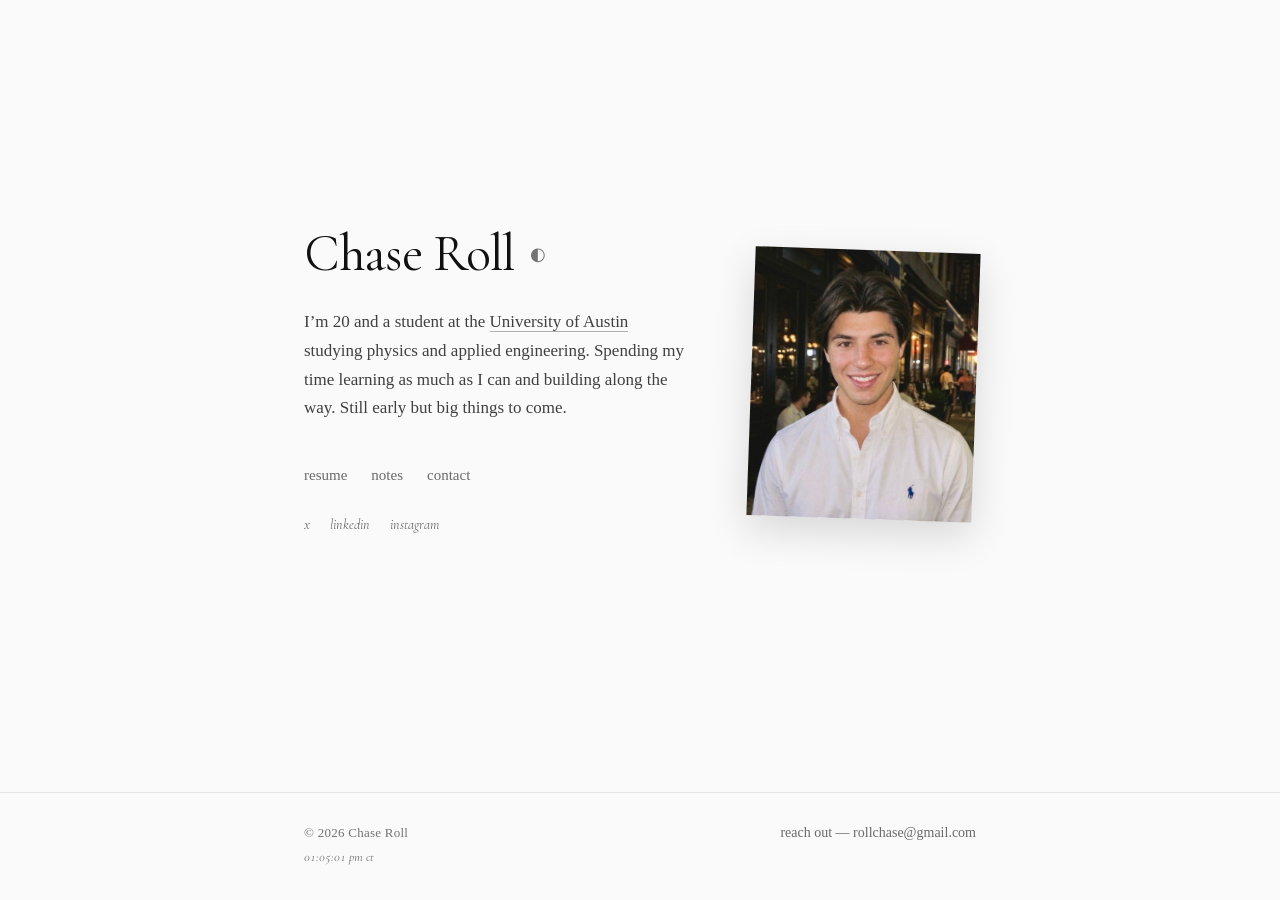
<file: index.html>
<!doctype html>
<html lang="en">
<head>
  <meta charset="utf-8" />
  <meta name="viewport" content="width=device-width, initial-scale=1" />
  <title>Chase Roll</title>
  <meta name="description" content="Chase Roll — 20, student at the University of Austin studying physics and applied engineering. Learning as much as I can and building along the way." />
  <meta name="author" content="Chase Roll" />
  <meta name="color-scheme" content="light dark" />

  <meta property="og:type" content="website" />
  <meta property="og:url" content="https://chaseroll.com/" />
  <meta property="og:title" content="Chase Roll" />
  <meta property="og:description" content="20, student at the University of Austin studying physics and applied engineering. Learning as much as I can and building along the way." />
  <meta property="og:image" content="https://chaseroll.com/og-image.png" />
  <meta property="og:image:width" content="1200" />
  <meta property="og:image:height" content="630" />
  <meta property="og:image:alt" content="Chase Roll — 20, student at the University of Austin" />

  <meta name="twitter:card" content="summary_large_image" />
  <meta name="twitter:title" content="Chase Roll" />
  <meta name="twitter:description" content="20, student at the University of Austin studying physics and applied engineering. Learning as much as I can and building along the way." />
  <meta name="twitter:image" content="https://chaseroll.com/og-image.png" />

  <meta name="theme-color" content="#fafafa" media="(prefers-color-scheme: light)" />
  <meta name="theme-color" content="#0a0a0a" media="(prefers-color-scheme: dark)" />

  <link rel="icon" type="image/svg+xml" href="/favicon.svg" />
  <link rel="apple-touch-icon" href="/apple-touch-icon.png" />
  <link rel="canonical" href="https://chaseroll.com/" />
  <link rel="preload" href="/fonts/cormorant.woff2" as="font" type="font/woff2" crossorigin />
  <link rel="preload" href="/fonts/cormorant-italic.woff2" as="font" type="font/woff2" crossorigin />
  <script>(function(){var t=null;try{t=localStorage.getItem('chaseroll-theme')}catch(e){}if(t!=='dark'&&t!=='light')t=window.matchMedia&&matchMedia('(prefers-color-scheme: dark)').matches?'dark':'light';if(t==='dark')document.documentElement.setAttribute('data-theme','dark');document.documentElement.style.colorScheme=t})();</script>
  <style>html{background:#fafafa}html[data-theme="dark"]{background:#0a0a0a}</style>
  <link rel="stylesheet" href="/styles.css?v=47" />
  <script src="/theme.js?v=47" defer></script>
  <script type="application/ld+json">
  {
    "@context": "https://schema.org",
    "@type": "Person",
    "name": "Chase Roll",
    "url": "https://chaseroll.com/",
    "image": "https://chaseroll.com/portrait.jpg",
    "jobTitle": "Founder",
    "address": {
      "@type": "PostalAddress",
      "addressLocality": "Austin",
      "addressRegion": "TX",
      "addressCountry": "US"
    },
    "affiliation": {
      "@type": "CollegeOrUniversity",
      "name": "University of Austin",
      "url": "https://uaustin.org"
    },
    "email": "mailto:rollchase@gmail.com",
    "sameAs": [
      "https://x.com/thechaseroll",
      "https://linkedin.com/in/chaseroll",
      "https://instagram.com/thechaseroll"
    ]
  }
  </script>
  <script type="speculationrules">
  {
    "prefetch": [{ "where": { "href_matches": "/*" }, "eagerness": "moderate" }]
  }
  </script>
</head>
<body>

  <main class="home-main">
    <div class="home-cover">
      <img class="home-portrait" src="/portrait.jpg?v=10" alt="Chase Roll" width="450" height="537" fetchpriority="high" />
      <div class="home-cover-text">
      <div class="home-name-row">
        <h1 class="home-name">Chase Roll</h1>
        <button type="button" class="theme-toggle" aria-label="Toggle color theme" title="Toggle color theme">◐</button>
      </div>
      <p class="home-bio">I&rsquo;m 20 and a student at the <a href="https://uaustin.org">University of Austin</a> studying physics and applied engineering. Spending my time learning as much as I can and building along the way. Still early but big things to come.</p>
      <nav class="home-nav" aria-label="site">
        <a href="/resume/">resume</a>
        <a href="/notes/">notes</a>
        <a href="/contact/">contact</a>
      </nav>
      <nav class="home-socials" aria-label="social">
        <a href="https://x.com/thechaseroll">x</a>
        <a href="https://linkedin.com/in/chaseroll">linkedin</a>
        <a href="https://instagram.com/thechaseroll">instagram</a>
      </nav>
      </div>
    </div>
  </main>

  <footer class="site-footer">
    <div class="site-footer-inner">
      <div class="footer-left">
        <p class="copyright">&copy; 2026 Chase Roll</p>
        <p class="clock" aria-hidden="true"></p>
      </div>
      <p class="reach"><a href="mailto:rollchase@gmail.com">reach out &mdash; rollchase@gmail.com</a></p>
    </div>
  </footer>

</body>
</html>
</file>
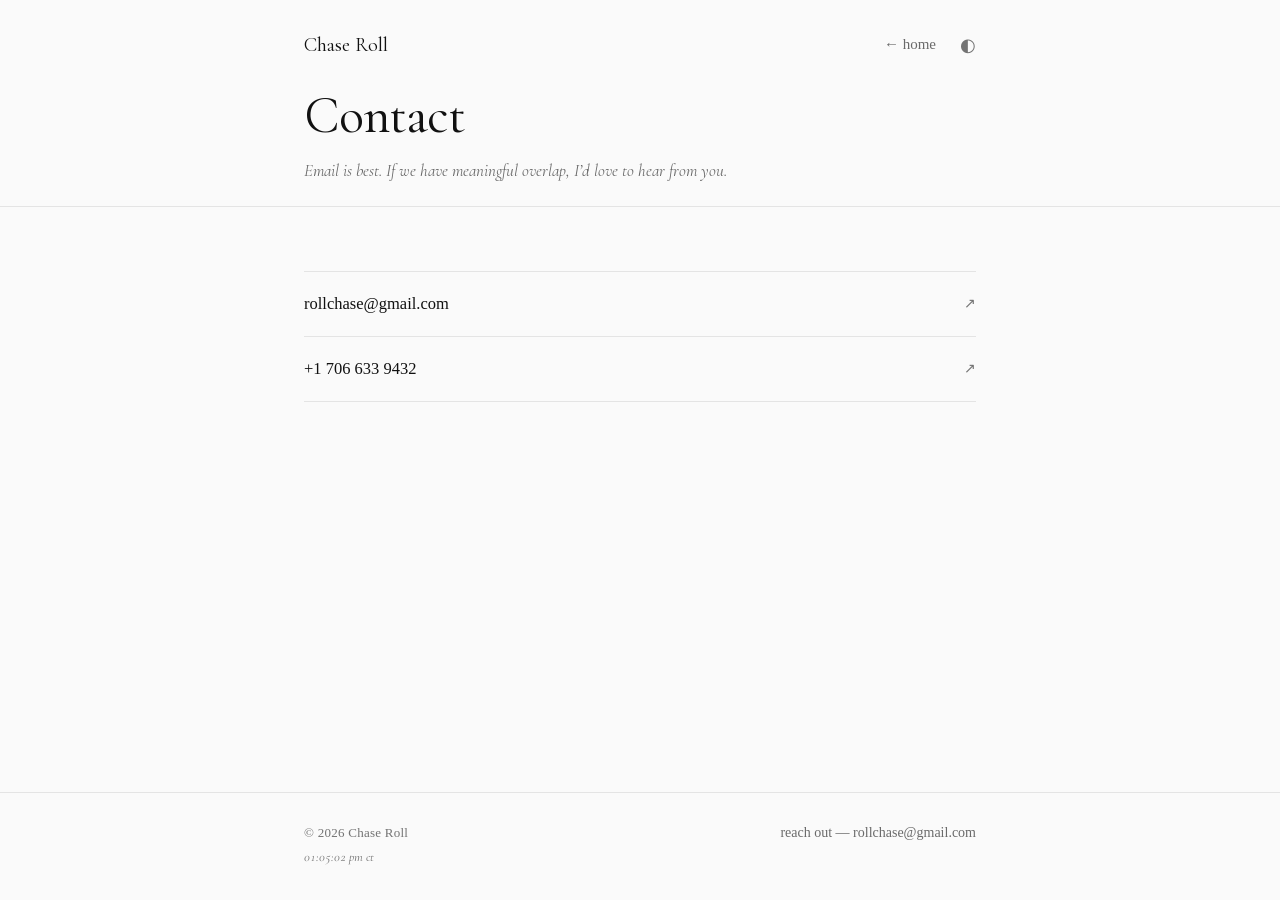
<file: contact/index.html>
<!doctype html>
<html lang="en">
<head>
  <meta charset="utf-8" />
  <meta name="viewport" content="width=device-width, initial-scale=1" />
  <title>Contact — Chase Roll</title>
  <meta name="description" content="Email and phone for Chase Roll." />
  <meta name="author" content="Chase Roll" />
  <meta name="color-scheme" content="light dark" />

  <meta property="og:type" content="website" />
  <meta property="og:url" content="https://chaseroll.com/contact/" />
  <meta property="og:title" content="Contact — Chase Roll" />
  <meta property="og:description" content="Email and phone for Chase Roll." />
  <meta property="og:image" content="https://chaseroll.com/og-image.png" />
  <meta property="og:image:width" content="1200" />
  <meta property="og:image:height" content="630" />
  <meta property="og:image:alt" content="Chase Roll — 20, student at the University of Austin" />

  <meta name="twitter:card" content="summary_large_image" />
  <meta name="twitter:title" content="Contact — Chase Roll" />
  <meta name="twitter:description" content="Email and phone for Chase Roll." />
  <meta name="twitter:image" content="https://chaseroll.com/og-image.png" />

  <meta name="theme-color" content="#fafafa" media="(prefers-color-scheme: light)" />
  <meta name="theme-color" content="#0a0a0a" media="(prefers-color-scheme: dark)" />

  <link rel="icon" type="image/svg+xml" href="/favicon.svg" />
  <link rel="apple-touch-icon" href="/apple-touch-icon.png" />
  <link rel="canonical" href="https://chaseroll.com/contact/" />
  <link rel="preload" href="/fonts/cormorant.woff2" as="font" type="font/woff2" crossorigin />
  <link rel="preload" href="/fonts/cormorant-italic.woff2" as="font" type="font/woff2" crossorigin />
  <script>(function(){var t=null;try{t=localStorage.getItem('chaseroll-theme')}catch(e){}if(t!=='dark'&&t!=='light')t=window.matchMedia&&matchMedia('(prefers-color-scheme: dark)').matches?'dark':'light';if(t==='dark')document.documentElement.setAttribute('data-theme','dark');document.documentElement.style.colorScheme=t})();</script>
  <style>html{background:#fafafa}html[data-theme="dark"]{background:#0a0a0a}</style>
  <link rel="stylesheet" href="/styles.css?v=47" />
  <script src="/theme.js?v=47" defer></script>
  <script type="speculationrules">
  {
    "prefetch": [{ "where": { "href_matches": "/*" }, "eagerness": "moderate" }]
  }
  </script>
</head>
<body>

  <header class="masthead">
    <div class="masthead-inner">
      <a href="/" class="brand">Chase Roll</a>
      <nav aria-label="site">
        <a href="/">&larr; home</a>
        <button type="button" class="theme-toggle" aria-label="Toggle color theme" title="Toggle color theme">◐</button>
      </nav>
    </div>
  </header>

  <main>

  <section class="folio">
    <div class="folio-inner">
      <h1 class="folio-title">Contact</h1>
      <p class="folio-sub">Email is best. If we have meaningful overlap, I&rsquo;d love to hear from you.</p>
    </div>
  </section>

  <div class="article-band">
    <div class="band-inner">
      <div class="contact-methods">
        <a class="contact-link" href="mailto:rollchase@gmail.com">
          <span class="value">rollchase@gmail.com</span>
          <span class="arrow" aria-hidden="true">&#8599;</span>
        </a>
        <a class="contact-link" href="tel:+17066339432">
          <span class="value">+1 706 633 9432</span>
          <span class="arrow" aria-hidden="true">&#8599;</span>
        </a>
      </div>
    </div>
  </div>

  </main>

  <footer class="site-footer">
    <div class="site-footer-inner">
      <div class="footer-left">
        <p class="copyright"><a href="/">&copy; 2026 Chase Roll</a></p>
        <p class="clock" aria-hidden="true"></p>
      </div>
      <p class="reach"><a href="mailto:rollchase@gmail.com">reach out &mdash; rollchase@gmail.com</a></p>
    </div>
  </footer>

</body>
</html>
</file>
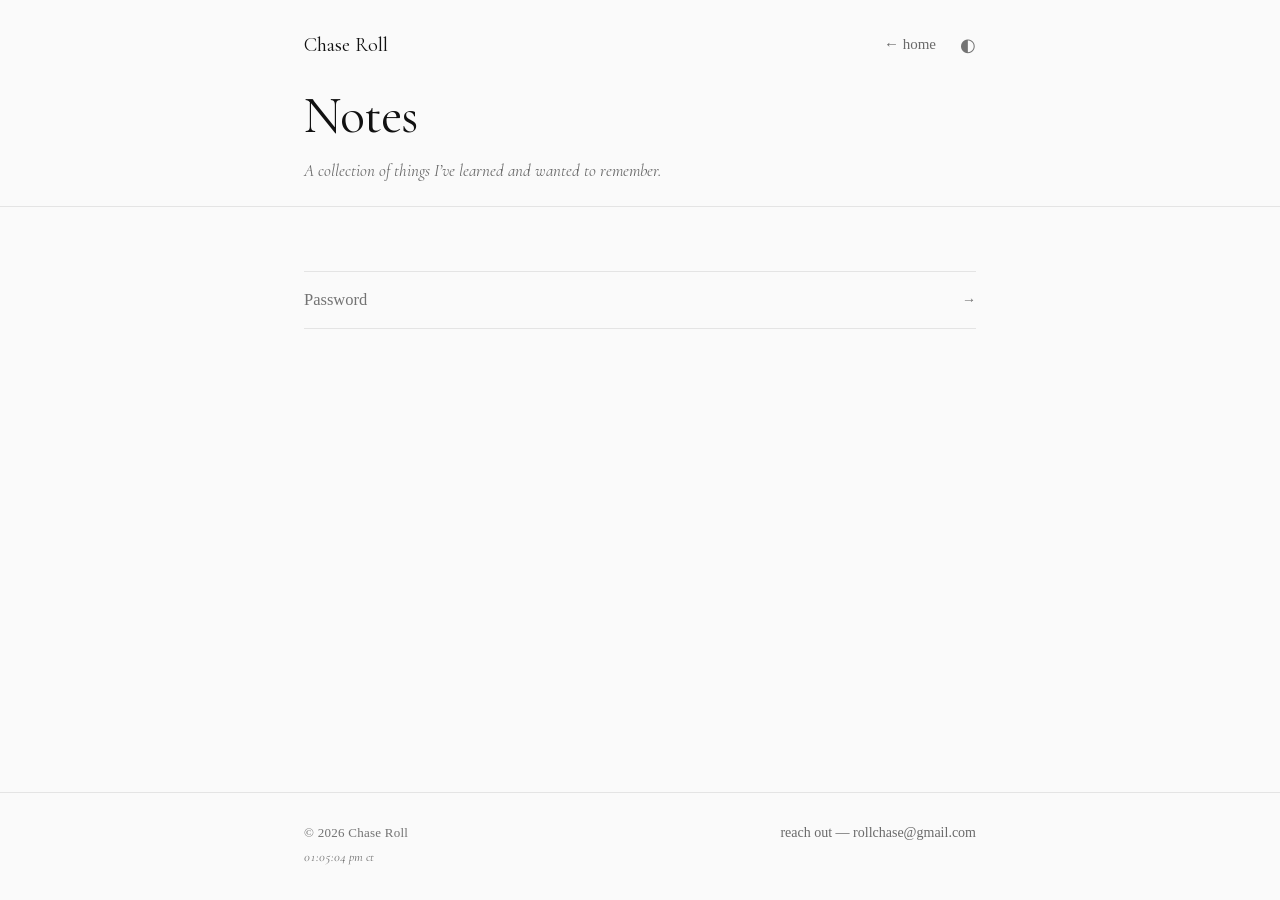
<file: notes/index.html>
<!doctype html>
<html lang="en">
<head>
  <meta charset="utf-8" />
  <meta name="viewport" content="width=device-width, initial-scale=1" />
  <title>Notes — Chase Roll</title>
  <meta name="description" content="A collection of things I've learned and wanted to remember — by Chase Roll." />
  <meta name="author" content="Chase Roll" />
  <meta name="color-scheme" content="light dark" />
  <meta name="robots" content="noindex" />

  <meta property="og:type" content="website" />
  <meta property="og:url" content="https://chaseroll.com/notes/" />
  <meta property="og:title" content="Notes — Chase Roll" />
  <meta property="og:description" content="A collection of things I've learned and wanted to remember." />
  <meta property="og:image" content="https://chaseroll.com/og-image.png" />
  <meta property="og:image:width" content="1200" />
  <meta property="og:image:height" content="630" />
  <meta property="og:image:alt" content="Chase Roll — 20, student at the University of Austin" />

  <meta name="twitter:card" content="summary_large_image" />
  <meta name="twitter:title" content="Notes — Chase Roll" />
  <meta name="twitter:description" content="A collection of things I've learned and wanted to remember." />
  <meta name="twitter:image" content="https://chaseroll.com/og-image.png" />

  <meta name="theme-color" content="#fafafa" media="(prefers-color-scheme: light)" />
  <meta name="theme-color" content="#0a0a0a" media="(prefers-color-scheme: dark)" />

  <link rel="icon" type="image/svg+xml" href="/favicon.svg" />
  <link rel="apple-touch-icon" href="/apple-touch-icon.png" />
  <link rel="canonical" href="https://chaseroll.com/notes/" />
  <link rel="preload" href="/fonts/cormorant.woff2" as="font" type="font/woff2" crossorigin />
  <link rel="preload" href="/fonts/cormorant-italic.woff2" as="font" type="font/woff2" crossorigin />
  <script>(function(){var t=null;try{t=localStorage.getItem('chaseroll-theme')}catch(e){}if(t!=='dark'&&t!=='light')t=window.matchMedia&&matchMedia('(prefers-color-scheme: dark)').matches?'dark':'light';if(t==='dark')document.documentElement.setAttribute('data-theme','dark');document.documentElement.style.colorScheme=t})();</script>
  <script>(function(){try{if(localStorage.getItem('chaseroll-notes')!=='61f5e53847298f22168f1966996cd0939683ce2bd69abda73c9e2f8d3e5895af')document.documentElement.setAttribute('data-locked','')}catch(e){document.documentElement.setAttribute('data-locked','')}})();</script>
  <style>html{background:#fafafa}html[data-theme="dark"]{background:#0a0a0a}</style>
  <link rel="stylesheet" href="/styles.css?v=47" />
  <script src="/theme.js?v=47" defer></script>
  <script type="speculationrules">
  {
    "prefetch": [{ "where": { "href_matches": "/*" }, "eagerness": "moderate" }]
  }
  </script>
</head>
<body>

  <header class="masthead">
    <div class="masthead-inner">
      <a href="/" class="brand">Chase Roll</a>
      <nav aria-label="site">
        <a href="/">&larr; home</a>
        <button type="button" class="theme-toggle" aria-label="Toggle color theme" title="Toggle color theme">◐</button>
      </nav>
    </div>
  </header>

  <main>

  <section class="folio">
    <div class="folio-inner">
      <h1 class="folio-title">Notes</h1>
      <p class="folio-sub">A collection of things I&rsquo;ve learned and wanted to remember.</p>
    </div>
  </section>

  <div class="article-band">
    <div class="band-inner">

      <form class="gate" autocomplete="off">
        <div class="gate-row">
          <input class="gate-input" type="password" name="password" placeholder="Password" aria-label="Password" aria-describedby="gate-err" />
          <button class="gate-go" type="submit" aria-label="Unlock">&rarr;</button>
        </div>
        <p class="gate-err" id="gate-err" role="alert" hidden>That&rsquo;s not it.</p>
      </form>

        <div class="year-group">
          <h2 class="notes-year">2026</h2>
          <div class="notes-list">
            <a href="/notes/by-invitation-only/">By Invitation Only</a>
            <a href="/notes/hello-world/">Hello, world</a>
          </div>
        </div>

    </div>
  </div>

  </main>

  <footer class="site-footer">
    <div class="site-footer-inner">
      <div class="footer-left">
        <p class="copyright"><a href="/">&copy; 2026 Chase Roll</a></p>
        <p class="clock" aria-hidden="true"></p>
      </div>
      <p class="reach"><a href="mailto:rollchase@gmail.com">reach out &mdash; rollchase@gmail.com</a></p>
    </div>
  </footer>


  <script>
  (function () {
    var form = document.querySelector('.gate');
    if (!form) return;
    form.addEventListener('submit', function (e) {
      e.preventDefault();
      var v = form.password.value;
      if (!v || !window.crypto || !crypto.subtle) return;
      crypto.subtle.digest('SHA-256', new TextEncoder().encode(v)).then(function (buf) {
        var hex = Array.prototype.map.call(new Uint8Array(buf), function (b) { return b.toString(16).padStart(2, '0'); }).join('');
        if (hex === '61f5e53847298f22168f1966996cd0939683ce2bd69abda73c9e2f8d3e5895af') {
          try { localStorage.setItem('chaseroll-notes', hex); } catch (err) {}
          document.documentElement.removeAttribute('data-locked');
          var first = document.querySelector('.notes-list a');
          if (first) first.focus(); /* land keyboard/SR focus on the revealed list */
        } else {
          form.querySelector('.gate-err').hidden = false;
          form.password.value = '';
          form.password.focus();
        }
      });
    });
  })();
  </script>
</body>
</html>
</file>
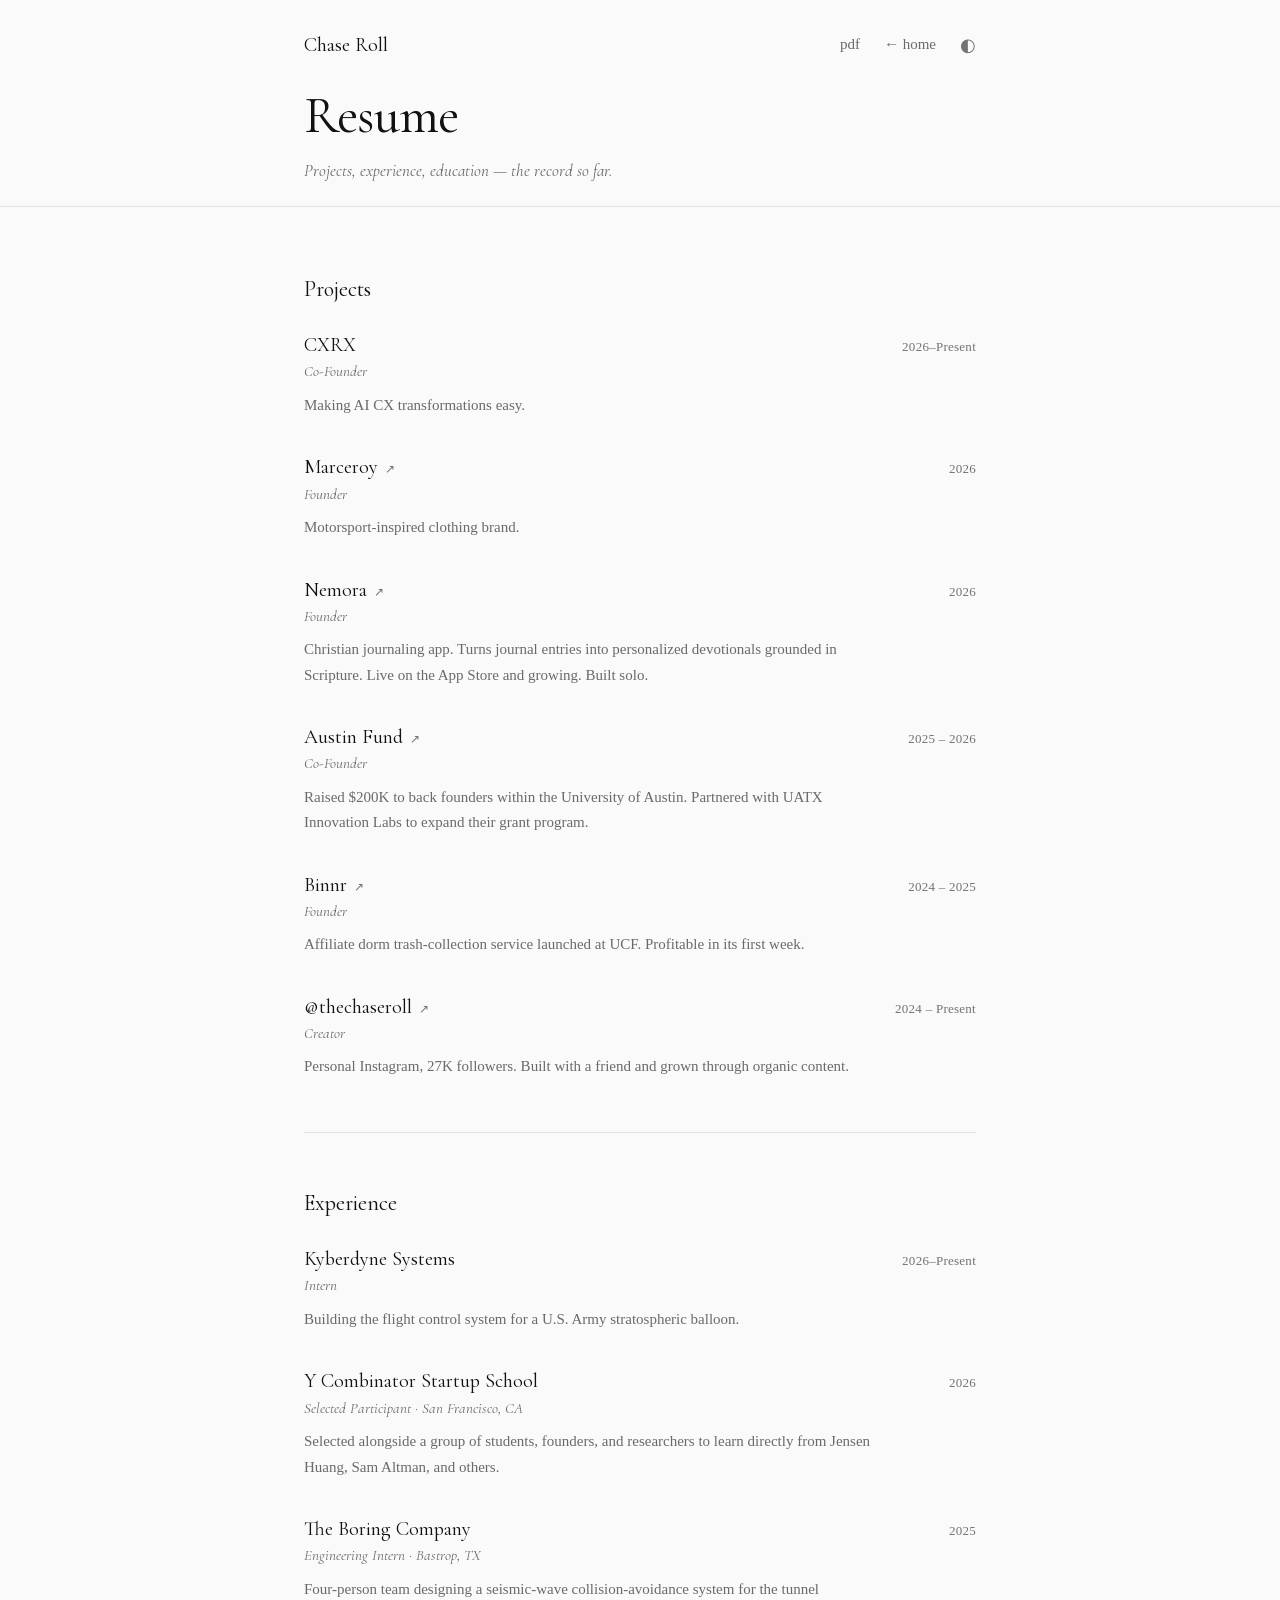
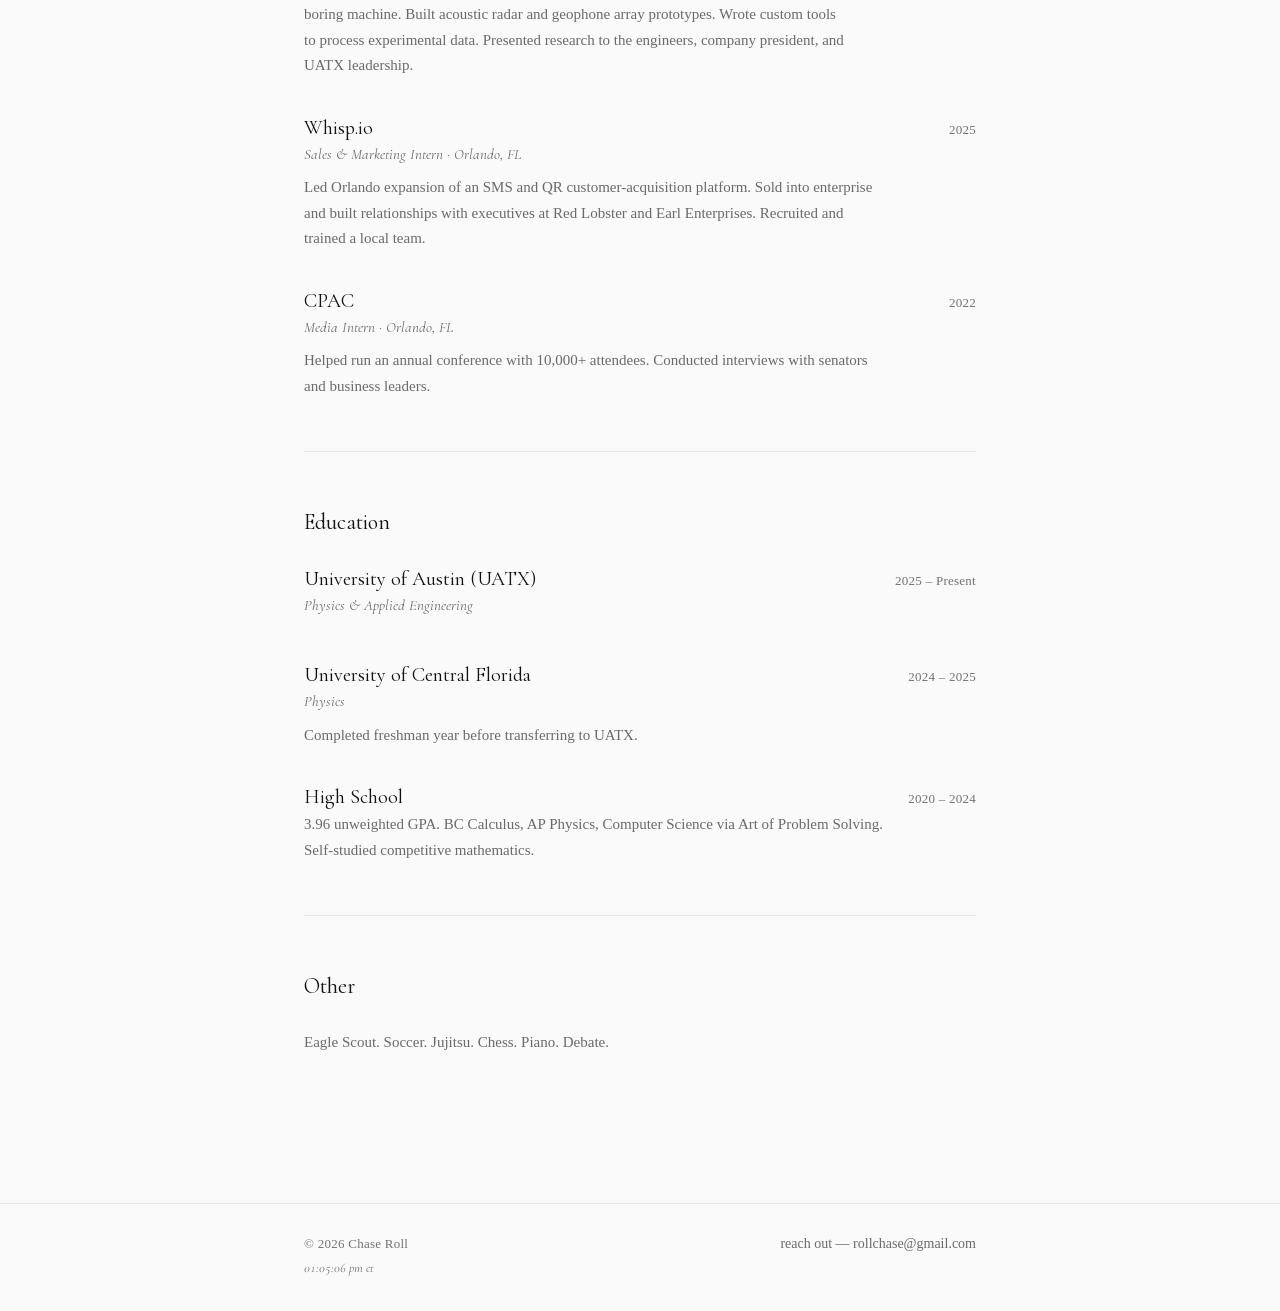
<file: resume/index.html>
<!doctype html>
<html lang="en">
<head>
  <meta charset="utf-8" />
  <meta name="viewport" content="width=device-width, initial-scale=1" />
  <title>Resume — Chase Roll</title>
  <meta name="description" content="Chase Roll's resume — projects, experience, education. Founder of Nemora and the Austin Fund." />
  <meta name="author" content="Chase Roll" />
  <meta name="color-scheme" content="light dark" />

  <meta property="og:type" content="website" />
  <meta property="og:url" content="https://chaseroll.com/resume/" />
  <meta property="og:title" content="Resume — Chase Roll" />
  <meta property="og:description" content="Projects, experience, education. Founder of Nemora and the Austin Fund." />
  <meta property="og:image" content="https://chaseroll.com/og-image.png" />
  <meta property="og:image:width" content="1200" />
  <meta property="og:image:height" content="630" />
  <meta property="og:image:alt" content="Chase Roll — 20, student at the University of Austin" />

  <meta name="twitter:card" content="summary_large_image" />
  <meta name="twitter:title" content="Resume — Chase Roll" />
  <meta name="twitter:description" content="Projects, experience, education. Founder of Nemora and the Austin Fund." />
  <meta name="twitter:image" content="https://chaseroll.com/og-image.png" />

  <meta name="theme-color" content="#fafafa" media="(prefers-color-scheme: light)" />
  <meta name="theme-color" content="#0a0a0a" media="(prefers-color-scheme: dark)" />

  <link rel="icon" type="image/svg+xml" href="/favicon.svg" />
  <link rel="apple-touch-icon" href="/apple-touch-icon.png" />
  <link rel="canonical" href="https://chaseroll.com/resume/" />
  <link rel="preload" href="/fonts/cormorant.woff2" as="font" type="font/woff2" crossorigin />
  <link rel="preload" href="/fonts/cormorant-italic.woff2" as="font" type="font/woff2" crossorigin />
  <script>(function(){var t=null;try{t=localStorage.getItem('chaseroll-theme')}catch(e){}if(t!=='dark'&&t!=='light')t=window.matchMedia&&matchMedia('(prefers-color-scheme: dark)').matches?'dark':'light';if(t==='dark')document.documentElement.setAttribute('data-theme','dark');document.documentElement.style.colorScheme=t})();</script>
  <style>html{background:#fafafa}html[data-theme="dark"]{background:#0a0a0a}</style>
  <link rel="stylesheet" href="/styles.css?v=47" />
  <script src="/theme.js?v=47" defer></script>
  <script type="speculationrules">
  {
    "prefetch": [{ "where": { "href_matches": "/*" }, "eagerness": "moderate" }]
  }
  </script>
</head>
<body class="resume">

  <header class="masthead">
    <div class="masthead-inner">
      <a href="/" class="brand">Chase Roll</a>
      <nav aria-label="site">
        <button type="button" class="text" onclick="window.print()" aria-label="Download resume as PDF">pdf</button>
        <a href="/">&larr; home</a>
        <button type="button" class="theme-toggle" aria-label="Toggle color theme" title="Toggle color theme">◐</button>
      </nav>
    </div>
  </header>

  <div class="print-only print-head">
    <p class="print-name">Chase Roll</p>
    <p class="print-contact"><a href="mailto:rollchase@gmail.com">rollchase@gmail.com</a> &middot; <a href="tel:+17066339432">+1 706 633 9432</a> &middot; <a href="https://chaseroll.com">chaseroll.com</a></p>
  </div>

  <main>

  <section class="folio">
    <div class="folio-inner">
      <h1 class="folio-title">Resume</h1>
      <p class="folio-sub">Projects, experience, education &mdash; the record so far.</p>
    </div>
  </section>

  <div class="article-band">
    <div class="band-inner">

    <section class="group">
      <h2>Projects</h2>

      <div class="entries">

        <article class="entry">
          <div class="head">
            <h3>CXRX</h3>
            <span class="dates">2026&ndash;Present</span>
          </div>
          <p class="role">Co-Founder</p>
          <p class="desc">Making AI CX transformations easy.</p>
        </article>

        <article class="entry" id="marceroy">
          <div class="head">
            <h3><a href="https://marceroy.com/">Marceroy <span class="ext" aria-hidden="true">&nearr;</span></a></h3>
            <span class="dates">2026</span>
          </div>
          <p class="role">Founder</p>
          <p class="desc">Motorsport-inspired clothing brand.</p>
        </article>

        <article class="entry">
          <div class="head">
            <h3><a href="https://nemora.app">Nemora <span class="ext" aria-hidden="true">&nearr;</span></a></h3>
            <span class="dates">2026</span>
          </div>
          <p class="role">Founder</p>
          <p class="desc">Christian journaling app. Turns journal entries into personalized devotionals grounded in Scripture. Live on the App Store and growing. Built solo.</p>
        </article>

        <article class="entry">
          <div class="head">
            <h3><a href="https://uaustin.fund">Austin Fund <span class="ext" aria-hidden="true">&nearr;</span></a></h3>
            <span class="dates">2025 &ndash; 2026</span>
          </div>
          <p class="role">Co-Founder</p>
          <p class="desc">Raised $200K to back founders within the University of Austin. Partnered with UATX Innovation Labs to expand their grant program.</p>
        </article>

        <article class="entry">
          <div class="head">
            <h3><a href="https://binnr.com">Binnr <span class="ext" aria-hidden="true">&nearr;</span></a></h3>
            <span class="dates">2024 &ndash; 2025</span>
          </div>
          <p class="role">Founder</p>
          <p class="desc">Affiliate dorm trash-collection service launched at UCF. Profitable in its first week.</p>
        </article>

        <article class="entry">
          <div class="head">
            <h3><a href="https://instagram.com/thechaseroll">@thechaseroll <span class="ext" aria-hidden="true">&nearr;</span></a></h3>
            <span class="dates">2024 &ndash; Present</span>
          </div>
          <p class="role">Creator</p>
          <p class="desc">Personal Instagram, 27K followers. Built with a friend and grown through organic content.</p>
        </article>

      </div>
    </section>

    <section class="group">
      <h2>Experience</h2>

      <div class="entries">

        <article class="entry" id="kyberdyne">
          <div class="head">
            <h3>Kyberdyne Systems</h3>
            <span class="dates">2026&ndash;Present</span>
          </div>
          <p class="role">Intern</p>
          <p class="desc">Building the flight control system for a U.S. Army stratospheric balloon.</p>
        </article>

        <article class="entry">
          <div class="head">
            <h3>Y Combinator Startup School</h3>
            <span class="dates">2026</span>
          </div>
          <p class="role">Selected Participant &middot; San Francisco, CA</p>
          <p class="desc">Selected alongside a group of students, founders, and researchers to learn directly from Jensen Huang, Sam Altman, and others.</p>
        </article>

        <article class="entry">
          <div class="head">
            <h3>The Boring Company</h3>
            <span class="dates">2025</span>
          </div>
          <p class="role">Engineering Intern &middot; Bastrop, TX</p>
          <p class="desc">Four-person team designing a seismic-wave collision-avoidance system for the tunnel boring machine. Built acoustic radar and geophone array prototypes. Wrote custom tools to process experimental data. Presented research to the engineers, company president, and UATX leadership.</p>
        </article>

        <article class="entry">
          <div class="head">
            <h3>Whisp.io</h3>
            <span class="dates">2025</span>
          </div>
          <p class="role">Sales &amp; Marketing Intern &middot; Orlando, FL</p>
          <p class="desc">Led Orlando expansion of an SMS and QR customer-acquisition platform. Sold into enterprise and built relationships with executives at Red Lobster and Earl Enterprises. Recruited and trained a local team.</p>
        </article>

        <article class="entry">
          <div class="head">
            <h3>CPAC</h3>
            <span class="dates">2022</span>
          </div>
          <p class="role">Media Intern &middot; Orlando, FL</p>
          <p class="desc">Helped run an annual conference with 10,000+ attendees. Conducted interviews with senators and business leaders.</p>
        </article>

      </div>
    </section>

    <section class="group">
      <h2>Education</h2>

      <div class="entries">

        <article class="entry">
          <div class="head">
            <h3>University of Austin (UATX)</h3>
            <span class="dates">2025 &ndash; Present</span>
          </div>
          <p class="role">Physics &amp; Applied Engineering</p>
        </article>

        <article class="entry">
          <div class="head">
            <h3>University of Central Florida</h3>
            <span class="dates">2024 &ndash; 2025</span>
          </div>
          <p class="role">Physics</p>
          <p class="desc">Completed freshman year before transferring to UATX.</p>
        </article>

        <article class="entry">
          <div class="head">
            <h3>High School</h3>
            <span class="dates">2020 &ndash; 2024</span>
          </div>
          <p class="desc">3.96 unweighted GPA. BC Calculus, AP Physics, Computer Science via Art of Problem Solving. Self-studied competitive mathematics.</p>
        </article>

      </div>
    </section>

    <section class="group">
      <h2>Other</h2>
      <p class="other-line">Eagle Scout. Soccer. Jujitsu. Chess. Piano. Debate.</p>
    </section>

    </div>
  </div>

  </main>

  <footer class="site-footer">
    <div class="site-footer-inner">
      <div class="footer-left">
        <p class="copyright"><a href="/">&copy; 2026 Chase Roll</a></p>
        <p class="clock" aria-hidden="true"></p>
      </div>
      <p class="reach"><a href="mailto:rollchase@gmail.com">reach out &mdash; rollchase@gmail.com</a></p>
    </div>
  </footer>

</body>
</html>
</file>
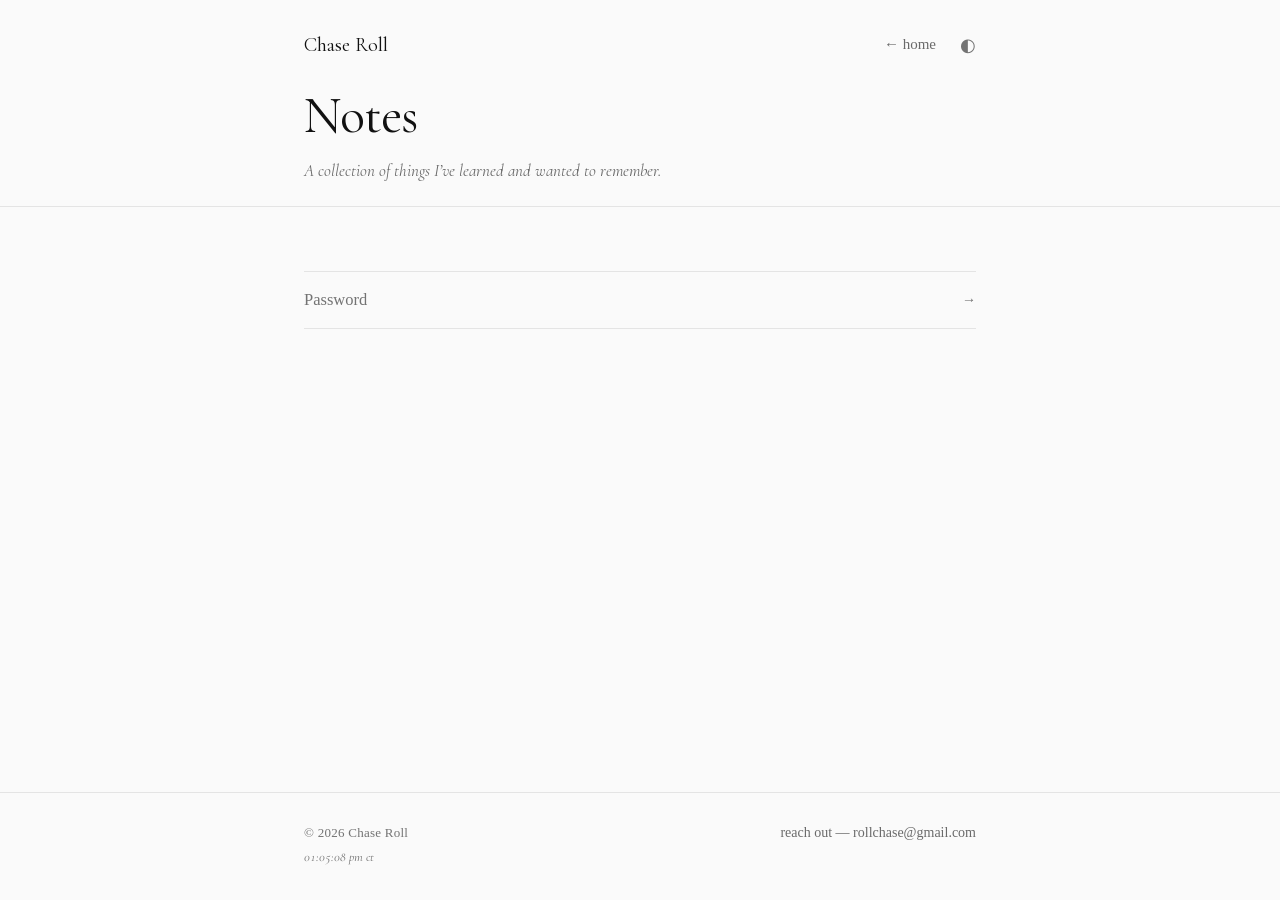
<file: notes/by-invitation-only/index.html>
<!doctype html>
<html lang="en">
<head>
  <meta charset="utf-8" />
  <meta name="viewport" content="width=device-width, initial-scale=1" />
  <title>By Invitation Only — Chase Roll</title>
  <meta name="description" content="Rooms, doors, and the quiet list every good team keeps — a full-length essay in the house style." />
  <meta name="author" content="Chase Roll" />
  <meta name="color-scheme" content="light dark" />
  <meta name="robots" content="noindex" />
  <!-- Design-verification fixture: the structure, components, and metrics of this
       page mirror ethanyip.vercel.app/essays/byinvitationonly one-for-one so the
       two can be compared side by side. The prose itself is original stand-in
       text written to the same rhythm and paragraph lengths. -->

  <meta property="og:type" content="article" />
  <meta property="og:url" content="https://chaseroll.com/notes/by-invitation-only/" />
  <meta property="og:title" content="By Invitation Only — Chase Roll" />
  <meta property="og:description" content="Rooms, doors, and the quiet list every good team keeps." />
  <meta property="og:image" content="https://chaseroll.com/notes/by-invitation-only/sf-marin-headlands.jpg" />
  <meta property="og:image:width" content="1600" />
  <meta property="og:image:height" content="937" />
  <meta property="og:image:alt" content="San Francisco from the Marin Headlands" />

  <meta name="twitter:card" content="summary_large_image" />
  <meta name="twitter:title" content="By Invitation Only — Chase Roll" />
  <meta name="twitter:description" content="Rooms, doors, and the quiet list every good team keeps." />
  <meta name="twitter:image" content="https://chaseroll.com/notes/by-invitation-only/sf-marin-headlands.jpg" />

  <meta name="theme-color" content="#fafafa" media="(prefers-color-scheme: light)" />
  <meta name="theme-color" content="#0a0a0a" media="(prefers-color-scheme: dark)" />

  <link rel="icon" type="image/svg+xml" href="/favicon.svg" />
  <link rel="apple-touch-icon" href="/apple-touch-icon.png" />
  <link rel="canonical" href="https://chaseroll.com/notes/by-invitation-only/" />
  <link rel="preload" href="/fonts/cormorant.woff2" as="font" type="font/woff2" crossorigin />
  <link rel="preload" href="/fonts/cormorant-italic.woff2" as="font" type="font/woff2" crossorigin />

  <script>(function(){var t=null;try{t=localStorage.getItem('chaseroll-theme')}catch(e){}if(t!=='dark'&&t!=='light')t=window.matchMedia&&matchMedia('(prefers-color-scheme: dark)').matches?'dark':'light';if(t==='dark')document.documentElement.setAttribute('data-theme','dark');document.documentElement.style.colorScheme=t})();</script>
  <script>(function(){try{if(localStorage.getItem('chaseroll-notes')==='61f5e53847298f22168f1966996cd0939683ce2bd69abda73c9e2f8d3e5895af')return}catch(e){}location.replace('/notes/')})();</script>
  <style>html{background:#fafafa}html[data-theme="dark"]{background:#0a0a0a}</style>
  <link rel="stylesheet" href="/styles.css?v=47" />
  <script src="/theme.js?v=47" defer></script>
  <script type="speculationrules">
  {
    "prefetch": [{ "where": { "href_matches": "/*" }, "eagerness": "moderate" }]
  }
  </script>
</head>
<body class="essay">

  <header class="masthead">
    <div class="masthead-inner">
      <a href="/" class="brand">Chase Roll</a>
      <nav aria-label="site">
        <a href="/notes/">&larr; notes</a>
        <button type="button" class="theme-toggle" aria-label="Toggle color theme" title="Toggle color theme">◐</button>
      </nav>
    </div>
  </header>

  <main>

  <article>
    <header class="folio">
      <div class="folio-inner">
        <h1 class="folio-title">By Invitation Only</h1>
        <p class="folio-date">July 18, 2026</p>
      </div>
    </header>

    <div class="article-band">
      <div class="band-inner">
        <div class="prose">

          <p>Every accelerator deck and every careers page tells the same story: the door is open, the process is blind, the best application wins. We have built an entire industry liturgy around the idea that great teams are assembled in public, one fair submission at a time. That is the story, and nearly everyone repeats it.</p>

          <p>And yet every durable team I have studied was assembled the other way. Quiet lists, warm handoffs, and a founder deciding &mdash; deliberately, sometimes ruthlessly &mdash; who gets to stand near the thing while it is still fragile. The door was never open. There was always a list. The only question is whether anyone was honest about keeping it.</p>

          <p>This essay is about the door: what it actually is, and what it quietly does to everyone who walks through it. Every time I have watched someone try to rehang a broken one, the room had already been shaped.</p>

          <figure class="essay-fig essay-fig--wide">
              <div class="essay-img-wrap">
                <picture>
                  <source type="image/webp" srcset="sf-marin-headlands-800.webp 800w, sf-marin-headlands.webp 1600w" sizes="(max-width: 768px) 100vw, 768px" />
                  <img class="essay-img" src="sf-marin-headlands.jpg" alt="San Francisco from the Marin Headlands, March 2019" width="1600" height="937" loading="lazy" decoding="async" />
                </picture>
              </div>
              <figcaption>San Francisco from the Marin Headlands. The city where the guest list decides more than the market does. Photo: King of Hearts / CC BY-SA 4.0</figcaption>
          </figure>

          <div class="essay-section-head">
            <h2 class="essay-section-title">The first story is about what a door actually is.</h2>
          </div>

          <p>Hiring is usually described as a transaction. You give someone a salary; they give you their hours. The framing is tidy, it fits in a spreadsheet, and it explains almost nothing about why some rooms compound and others quietly rot from the first month onward.</p>

          <p>The best early team decisions I have watched were not transactions at all. They read more like declarations: a founder saying, in effect, this is the thing we are building, this is the standard it will be held to, and you are one of the few people I trust to hold it with me. The money was almost a footnote.</p>

          <p>This is what selective institutions are actually selling, and it is almost never the coursework. It is the sensation of walking through a door that most people were not offered, into a room where the default assumption about you is competence rather than doubt. People spend decades trading on that sensation.</p>

          <p>The same current runs through old capital, through the networks that move serious money, and through every scene that produces more than its share of great work. The door is the filter, the filter is the culture, and the culture is the product long before the product is.</p>

          <figure class="essay-fig essay-fig--wide">
            <div class="essay-img-wrap">
              <picture>
                <source type="image/webp" srcset="naval-ravikant.webp" />
                <img class="essay-img" src="naval-ravikant.jpg" alt="Naval Ravikant at Startup School 2011" width="960" height="640" loading="lazy" decoding="async" />
              </picture>
            </div>
            <figcaption>Naval Ravikant at Startup School, 2011. Photo: Steve Jurvetson / CC BY-SA 2.0</figcaption>
          </figure>

          <p>One line of Naval Ravikant&rsquo;s sits under this whole essay: &ldquo;play long-term games with long-term people.&rdquo; Good work takes years to compound. The only people still standing next to you when it finally does are the ones who came for the game itself, not for the seat.</p>

          <div class="essay-section-head">
            <h2 class="essay-section-title">The second story is about what strong hands do to a room.</h2>
          </div>

          <figure class="essay-fig essay-fig--wide">
            <div class="essay-img-wrap">
              <picture>
                <source type="image/webp" srcset="ben-horowitz.webp" />
                <img class="essay-img" src="ben-horowitz.jpg" alt="Ben Horowitz at TechCrunch Disrupt" width="960" height="720" loading="lazy" decoding="async" />
              </picture>
            </div>
            <figcaption>Ben Horowitz at TechCrunch Disrupt. Photo: TechCrunch / CC BY 2.0</figcaption>
          </figure>

          <p>Ben Horowitz, in <a href="https://a16z.com/books/the-hard-thing-about-hard-things/">The Hard Thing About Hard Things</a>, makes the argument most founders need and few want: hire for the right kind of ambition &mdash; ambition for the mission over ambition for the title &mdash; and most other criteria sort themselves out downstream.</p>

          <p>The important thing about the strongest people is not what they do in a room. It is what they do to the room.</p>

          <p>Different problems become visible. Different shortcuts start feeling unacceptable. In an intense room, the ambient definition of &ldquo;done&rdquo; moves, and it moves for everyone, including the people who never speak in meetings and the founder who thought their own bar was the ceiling.</p>

          <p>I have caught myself doing the inverse, and I think it is a general human reflex: we quietly calibrate to whoever is nearest, not to whoever is best. <a href="https://en.wikipedia.org/wiki/Asch_conformity_experiments">Asch&rsquo;s conformity experiments</a> showed it in a lab seventy years ago. You will watch it in your own team. Either the bar stays high and the room rises to it, or the bar drifts and everyone politely pretends it hasn&rsquo;t.</p>

          <p>Agency, standards, vision, taste. These are the traits that actually mark the strongest hands, and not one of them is legible on a r&eacute;sum&eacute;.</p>

          <p>Look at the density of talent inside the best labs and studios right now. That concentration did not happen through open forms and blind screens. It happened because talented people invite the people they would bet their own reputation on, and the invitation itself became the credential.</p>

          <p>A credential tells you someone performed well inside a system that already existed. Character tells you what they will do inside a system that does not exist yet &mdash; which is the only system a young company has.</p>

          <p>There is a story told about a founder who hired a candidate with a two-line r&eacute;sum&eacute; because of what she did in the ten minutes after the interview ended &mdash; the note she sent, unprompted, to the receptionist who had helped her find the right floor.</p>

          <p>He was not reading the r&eacute;sum&eacute;. He was reading the reflex.</p>

          <div class="essay-section-head">
            <h2 class="essay-section-title">The third story is about what weak hands do to a room.</h2>
          </div>

          <p>Weak hires are not simply people who underperform. That is the convenient description, and it lets everyone off the hook, because it locates the entire problem inside one person&rsquo;s output instead of inside the room&rsquo;s chemistry.</p>

          <p>Weak hands change the room exactly the way strong ones do, just with the sign flipped. Standards drift downward one unchallenged shortcut at a time. Deadlines soften. The best people notice first &mdash; they always notice first &mdash; and they start conserving the energy they used to spend freely.</p>

          <p>This is what operators mean when they say one bad apple spoils the bunch, and it is also why the phrase understates the problem: the apple does not merely spoil its neighbors, it retrains everyone&rsquo;s sense of what an acceptable apple is.</p>

          <p>The encouraging part is that the direction of influence is not fixed. A middling person in a room of strong ones very often becomes strong &mdash; the same calibration reflex, pointed the right way. Rooms convert people in whichever direction the density runs.</p>

          <p>None of this is a verdict on anyone&rsquo;s worth. Sometimes the person failing in your room is the person who would have been exceptional in a different one, invited to a different thing, by someone who meant it.</p>

          <div class="essay-section-head">
            <h2 class="essay-section-title">What the door cannot filter if it is hung wrong.</h2>
          </div>

          <p>There are only so many believers, and the hard part is not finding them. The hard part is that in an industry fluent in enthusiasm, the paid version and the real version give identical interviews. Both say the mission matters. Both mean it, for a while.</p>

          <p>Believers and hired executors are not different tiers of performance. They are people playing different games on the same field, and no amount of compensation converts one into the other, because the thing that separates them was decided before they ever met you.</p>

          <p>The motive misread is the version of this founders almost never catch in time. It does not announce itself. It accumulates &mdash; in small optimizations for optics over outcome, in energy that tracks visibility instead of difficulty &mdash; until one day the pattern is undeniable and eighteen months old.</p>

          <p>The meeting tells you what people think. The hallway tells you what they believe.</p>

          <p>The research is blunt about where this ends. <a href="https://hbr.org/2013/12/the-founders-dilemma">Noam Wasserman&rsquo;s work at Harvard found that roughly two-thirds of high-potential startups die from conflict inside the founding team.</a> Most of that is two people who accepted different invitations to the same company and discovered it years later, at the worst possible moment, with everything on the table.</p>

          <div class="essay-section-head">
            <h2 class="essay-section-title">Why does this matter to you as a builder, hire, or backer?</h2>
          </div>

          <p>Every team you admire is already, in one way or another, by invitation only. The open-process story is a comfort we tell in public while the actual filtering happens in DMs, over dinners, and in the ten seconds after someone&rsquo;s name comes up in a room they are not in.</p>

          <p>A vague invitation produces a vague team. A transactional one produces a team that renegotiates the moment the market does. A precise one &mdash; this thing, this standard, this bet &mdash; produces the only kind of team that survives contact with year three.</p>

          <p>Building anything now, I think about this more than nearly anything else. It is easy to let people in on momentum and vibes. It is brutally expensive to discover, later, what the door was actually optimizing for when you were not watching it.</p>

          <div class="essay-section-head">
            <h2 class="essay-section-title">The last story is about a team of mine, and getting this wrong.</h2>
          </div>

          <p>Two years ago I was part of a fast-moving project, split across cities, running on exactly the kind of borrowed conviction that feels like alignment when everything is going well. We never wrote the invitation down. We assumed we had all accepted the same one.</p>

          <p>The mismatch was nearly invisible at first. Nothing explicitly wrong was ever done. What changed was subtler: which problems got claimed and which got orphaned, whose weekends flexed and whose calendar was suddenly load-bearing, what got polished and what merely got shipped.</p>

          <p>What I did not expect was where the first real signal came from. It did not come from inside the team at all. It came from someone adjacent to it &mdash; a person with no stake and no politics &mdash; who described us back to ourselves in one sentence, and was right.</p>

          <p>Nothing the other person did was wrong in isolation. It was misaligned with what I thought we had agreed to build &mdash; which meant the failure was not theirs. It was in the invitation I had never actually issued.</p>

          <p>There are very few truly bad hires. There are mismatched doors, and the difference is the whole game. The wrong hire is rarely a verdict on the person. It is a mirror held up to the invitation that let them in.</p>

          <p>If the same misread keeps happening with different faces, you have not been unlucky. You have written the wrong door, and it is filtering for exactly what it was built to filter for.<br /><br />Good things take time, and Naval&rsquo;s framing keeps returning: long games, long people. Long-term people need an invitation that was never really about the role.<br /><br />The best rooms you have watched, the ones you are entering now, and the ones you will someday build are all run the same way, whether or not anyone says it out loud.<br /><br />By Invitation Only.</p>

        </div>

        <footer class="essay-footer">
          <a class="essay-footer-back" href="/notes/">&larr; all notes</a>
        </footer>
      </div>
    </div>
  </article>

  </main>

  <footer class="site-footer">
    <div class="site-footer-inner">
      <div class="footer-left">
        <p class="copyright"><a href="/">&copy; 2026 Chase Roll</a></p>
        <p class="clock" aria-hidden="true"></p>
      </div>
      <p class="reach"><a href="mailto:rollchase@gmail.com">reach out &mdash; rollchase@gmail.com</a></p>
    </div>
  </footer>

</body>
</html>
</file>
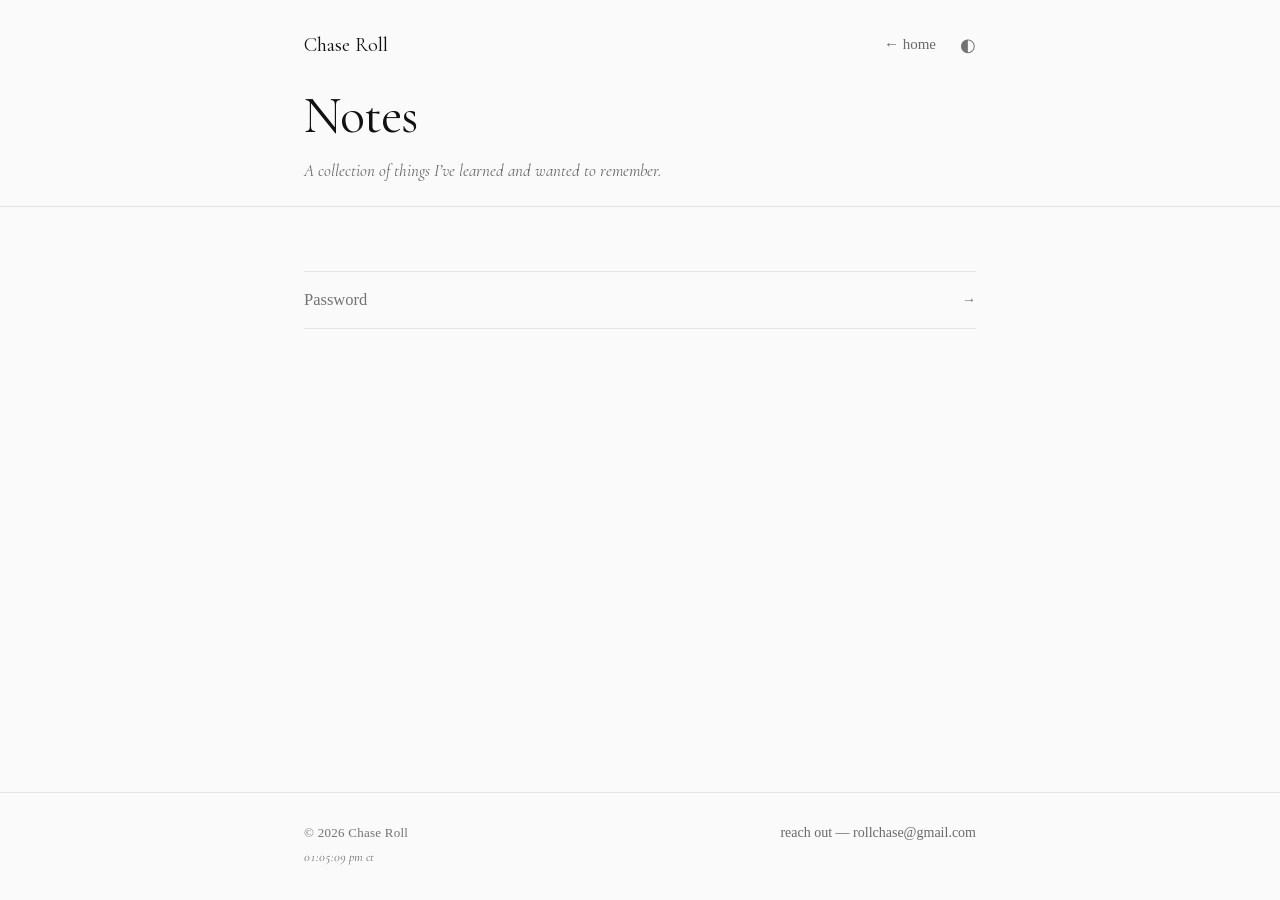
<file: notes/hello-world/index.html>
<!doctype html>
<html lang="en">
<head>
  <meta charset="utf-8" />
  <meta name="viewport" content="width=device-width, initial-scale=1" />
  <title>Hello, world — Chase Roll</title>
  <meta name="description" content="A test note — first post on the notes page." />
  <meta name="author" content="Chase Roll" />
  <meta name="color-scheme" content="light dark" />
  <meta name="robots" content="noindex" />

  <meta property="og:type" content="article" />
  <meta property="og:url" content="https://chaseroll.com/notes/hello-world/" />
  <meta property="og:title" content="Hello, world — Chase Roll" />
  <meta property="og:description" content="A test note — first post on the notes page." />
  <meta property="og:image" content="https://chaseroll.com/og-image.png" />
  <meta property="og:image:width" content="1200" />
  <meta property="og:image:height" content="630" />
  <meta property="og:image:alt" content="Chase Roll — 20, student at the University of Austin" />

  <meta name="twitter:card" content="summary_large_image" />
  <meta name="twitter:title" content="Hello, world — Chase Roll" />
  <meta name="twitter:description" content="A test note — first post on the notes page." />
  <meta name="twitter:image" content="https://chaseroll.com/og-image.png" />

  <meta name="theme-color" content="#fafafa" media="(prefers-color-scheme: light)" />
  <meta name="theme-color" content="#0a0a0a" media="(prefers-color-scheme: dark)" />

  <link rel="icon" type="image/svg+xml" href="/favicon.svg" />
  <link rel="apple-touch-icon" href="/apple-touch-icon.png" />
  <link rel="canonical" href="https://chaseroll.com/notes/hello-world/" />
  <link rel="preload" href="/fonts/cormorant.woff2" as="font" type="font/woff2" crossorigin />
  <link rel="preload" href="/fonts/cormorant-italic.woff2" as="font" type="font/woff2" crossorigin />
  <script>(function(){var t=null;try{t=localStorage.getItem('chaseroll-theme')}catch(e){}if(t!=='dark'&&t!=='light')t=window.matchMedia&&matchMedia('(prefers-color-scheme: dark)').matches?'dark':'light';if(t==='dark')document.documentElement.setAttribute('data-theme','dark');document.documentElement.style.colorScheme=t})();</script>
  <script>(function(){try{if(localStorage.getItem('chaseroll-notes')==='61f5e53847298f22168f1966996cd0939683ce2bd69abda73c9e2f8d3e5895af')return}catch(e){}location.replace('/notes/')})();</script>
  <style>html{background:#fafafa}html[data-theme="dark"]{background:#0a0a0a}</style>
  <link rel="stylesheet" href="/styles.css?v=47" />
  <script src="/theme.js?v=47" defer></script>
  <script type="speculationrules">
  {
    "prefetch": [{ "where": { "href_matches": "/*" }, "eagerness": "moderate" }]
  }
  </script>
</head>
<body class="essay">

  <header class="masthead">
    <div class="masthead-inner">
      <a href="/" class="brand">Chase Roll</a>
      <nav aria-label="site">
        <a href="/notes/">&larr; notes</a>
        <button type="button" class="theme-toggle" aria-label="Toggle color theme" title="Toggle color theme">◐</button>
      </nav>
    </div>
  </header>

  <main>

  <article>
    <header class="folio">
      <div class="folio-inner">
        <h1 class="folio-title">Hello, world</h1>
        <p class="folio-date">April 12, 2026</p>
      </div>
    </header>

    <div class="article-band">
      <div class="band-inner">
        <div class="prose">
          <p>Testing this out &mdash; here&rsquo;s <a href="https://example.com">a link</a>.</p>
        </div>
        <footer class="essay-footer">
          <a class="essay-footer-back" href="/notes/">&larr; all notes</a>
        </footer>
      </div>
    </div>
  </article>

  </main>

  <footer class="site-footer">
    <div class="site-footer-inner">
      <div class="footer-left">
        <p class="copyright"><a href="/">&copy; 2026 Chase Roll</a></p>
        <p class="clock" aria-hidden="true"></p>
      </div>
      <p class="reach"><a href="mailto:rollchase@gmail.com">reach out &mdash; rollchase@gmail.com</a></p>
    </div>
  </footer>

</body>
</html>
</file>
<file: styles.css>
/* ==========================================================================
   chaseroll.com — shared stylesheet
   The original site's quiet neutral palette and single-serif voice, with the
   editorial structure kept from the redesign (folio bands, essay template).

   Type: Cormorant Garamond (titles + italic voice, self-hosted)
         system serif (New York/Charter/Georgia) for everything else.
   ========================================================================== */

/* --- Fonts ------------------------------------------------------------------ */

@font-face {
  font-family: "Cormorant Garamond";
  src: url("/fonts/cormorant.woff2") format("woff2");
  font-weight: 300 700;
  font-style: normal;
  font-display: swap;
}
@font-face {
  font-family: "Cormorant Garamond";
  src: url("/fonts/cormorant-italic.woff2") format("woff2");
  font-weight: 300 700;
  font-style: italic;
  font-display: swap;
}
/* --- Tokens (the original site's neutral palette, red accent) ----------------- */

:root {
  color-scheme: light;

  --bg:     #fafafa;
  --text:   #111111;
  --muted:  rgba(17, 17, 17, 0.62);
  --faint:  rgba(17, 17, 17, 0.58); /* lightest ink that still clears AA at 13px */
  --accent: #be0f28;
  --line:   rgba(0, 0, 0, 0.09);

  --focus:    rgba(17, 17, 17, 0.5);

  --font-d: "Cormorant Garamond", "Iowan Old Style", Georgia, serif;
  --font-b: ui-serif, "New York", "Charter", "Tiempos Text", Georgia, Cambria, "Times New Roman", serif;

  --ease: cubic-bezier(0.4, 0, 0.2, 1);
}

[data-theme="dark"] {
  color-scheme: dark;

  --bg:     #0a0a0a;
  --text:   #e5e5e5;
  --muted:  rgba(229, 229, 229, 0.64);
  --faint:  rgba(229, 229, 229, 0.52); /* lightest ink that still clears AA at 13px */
  --accent: #d9112a;
  --line:   rgba(255, 255, 255, 0.09);

  --focus:    rgba(229, 229, 229, 0.5);
}

/* --- Reset / Base ---------------------------------------------------------- */

*, *::before, *::after { box-sizing: border-box; }
html, body { margin: 0; padding: 0; }

html {
  scroll-behavior: smooth;
  /* the standard reset line: stops iOS Safari's legacy landscape text
     inflation ("autosizing") — text renders at declared size, period */
  -webkit-text-size-adjust: 100%;
  text-size-adjust: 100%;
}

body {
  background: var(--bg);
  color: var(--text);
  font-family: var(--font-b);
  font-size: 16.5px;
  line-height: 1.7;
  -webkit-font-smoothing: antialiased;
  -moz-osx-font-smoothing: grayscale;
  text-rendering: optimizeLegibility;
  -webkit-tap-highlight-color: transparent;
  min-height: 100vh;
  min-height: 100dvh;
  display: flex;
  flex-direction: column;
  overflow-x: hidden;
}

/* Theme-toggle crossfade — armed by theme.js on the FIRST toggle click only,
   so page loads never animate the background (that read as a flash). */
html.theme-anim body {
  transition: background 0.35s var(--ease), color 0.35s var(--ease);
}

main { flex: 1 1 auto; }

:focus { outline: none; }
:focus-visible {
  outline: 2px solid var(--focus);
  outline-offset: 3px;
  border-radius: 1px;
}

@media (prefers-reduced-motion: reduce) {
  html { scroll-behavior: auto; }
  *, *::before, *::after {
    transition-duration: 0ms !important;
    animation-duration: 0ms !important;
  }
}

/* Translucent so WebKit's selection "gap" painting reads as a soft tint
   instead of opaque full-bleed slabs; containers below clip the spill. */
::selection { background: color-mix(in srgb, var(--accent) 32%, transparent); }

a { color: inherit; text-decoration: none; }
button {
  font-family: var(--font-b);
  color: inherit;
  background: transparent;
  border: none;
  cursor: pointer;
  padding: 0;
}

/* --- Masthead (in-flow page header, inner pages) --------------------------------
   Not a pinned bar — it scrolls with the page (the original site's behavior,
   kept on the founder's call) and aligns to the folio's content gutters. */

.masthead-inner {
  display: flex;
  align-items: center;
  justify-content: space-between;
  gap: 16px;
  max-width: 48rem;
  margin-inline: auto;
  padding: 28px clamp(24px, 4vw, 48px) 0;
}
.brand {
  font-family: var(--font-d);
  font-size: 20px;
  font-weight: 400;
  color: var(--text);
  white-space: nowrap;
  transition: color 0.18s var(--ease);
}
.brand:hover { color: var(--muted); }
.masthead nav {
  display: flex;
  align-items: center;
  gap: 24px;
}
.masthead nav a,
.masthead nav button.text {
  font: inherit;
  font-size: 15px;
  font-weight: 400;
  color: var(--muted);
  padding: 12px 4px;
  margin: -12px -4px;
  transition: color 0.18s var(--ease);
}
.masthead nav a:hover,
.masthead nav button.text:hover { color: var(--text); }

/* --- Theme toggle (one style site-wide: the bare glyph) ---------------------- */

.theme-toggle {
  font-size: 18px;
  line-height: 1;
  padding: 12px;
  margin: -12px;
  color: var(--faint);
  user-select: none;
  -webkit-user-select: none;
  transition: color 0.18s var(--ease);
}
.theme-toggle:hover { color: var(--text); }

/* --- Folio (page-title band) ---------------------------------------------------
   Deliberately plain: the title, one quiet italic line, and on essays an
   italic date. No kickers, labels, or byline apparatus.                      */

.folio {
  border-bottom: 1px solid var(--line);
}
.folio-inner {
  overflow: clip;
  max-width: 48rem;
  margin-inline: auto;
  padding: clamp(24px, 3vh, 40px) clamp(24px, 4vw, 48px) clamp(20px, 2.5vh, 32px);
}

/* page titles and the home name are the SAME role at the SAME scale —
   one title tier across the whole site */
.folio-title,
.home-name {
  font-family: var(--font-d);
  font-size: clamp(34px, 4.6vw, 52px);
  font-weight: 400;
  letter-spacing: -0.02em;
  line-height: 1.05;
  color: var(--text);
  margin: 0;
}

/* one quiet italic line under the title — no labels, no apparatus */
.folio-sub {
  font-family: var(--font-d);
  font-style: italic;
  font-size: 17px;
  font-weight: 400;
  line-height: 1.5;
  color: var(--muted);
  max-width: 34rem;
  margin: 14px 0 0;
}
/* in-sentence underlined links (folio subs + the home bio) — one treatment */
.folio-sub a,
.home-bio a {
  border-bottom: 1px solid color-mix(in srgb, currentColor 40%, transparent);
  transition: color 0.18s var(--ease), border-color 0.18s var(--ease);
}
.folio-sub a:hover,
.home-bio a:hover { color: var(--accent); border-bottom-color: var(--accent); }

/* essays: an italic date line */
.folio-date {
  font-family: var(--font-d);
  font-style: italic;
  font-size: 14px;
  color: var(--faint);
  margin: 14px 0 0;
}


/* --- Article band (page body) ------------------------------------------------- */

.article-band { position: relative; container-type: inline-size; }

.band-inner {
  overflow: clip;
  max-width: 48rem;
  margin-inline: auto;
  padding: 64px clamp(24px, 4vw, 48px) 96px;
}
@media (max-width: 600px) {
  .band-inner { padding: 48px 24px 72px; }
}

/* --- Essay prose (the reference's essay-body) ---------------------------------- */

.prose { max-width: 34rem; }
/* Essay pages center the BODY column only. The hero (title/sub/date) stays
   flush-left with the masthead brand; the prose, narrower than the 48rem
   frame, would otherwise sit visibly left of center with nothing beside it. */
.essay .prose { margin-inline: auto; }
.prose p {
  color: var(--text);
  line-height: 1.75;
  margin: 0 0 24px;
}
.prose p:last-child { margin-bottom: 0; }
.prose a {
  color: var(--text);
  border-bottom: 1px solid var(--accent);
  padding-bottom: 1px;
  transition: color 0.18s var(--ease);
}
.prose a:hover { color: var(--accent); }
.prose figure { margin: 44px 0; }
.prose img { max-width: 100%; height: auto; display: block; }
.prose figcaption {
  font-size: 13px;
  letter-spacing: 0.02em;
  line-height: 1.5;
  color: var(--faint);
  margin-top: 10px;
}
/* --- Essay components (figures, sections) --------------------------------------- */

/* .prose-scoped so these win over the generic `.prose figure` margins */
.essay-fig, .prose .essay-fig { margin: 44px 0; }
/* wide figures span the FRAME's content width (the same span as the hero
   text and the footer hairline), not just a bleed past the prose column */
.essay-fig--wide, .prose .essay-fig--wide {
  --frame-w: calc(min(100cqw, 48rem) - 2 * clamp(24px, 4vw, 48px)); /* cqw: real layout width, scrollbar excluded */
  width: var(--frame-w);
  margin: 52px calc((100% - var(--frame-w)) / 2);
}
.essay-img-wrap { width: 100%; overflow: hidden; }
.essay-img {
  width: 100%; /* .prose img supplies height:auto/display:block; nothing else applies */
}
[data-theme="dark"] .essay-img { filter: brightness(0.85); }
@media (max-width: 1000px) {
  .essay-fig--wide, .prose .essay-fig--wide { margin-block: 40px; }
}
@media (max-width: 600px) {
  /* portrait phones keep the full edge-to-edge bleed */
  .essay-fig--wide, .prose .essay-fig--wide { width: auto; margin: 36px -24px; }
  .essay-fig--wide figcaption { padding-inline: 20px; }
}

.essay-section-head {
  border-top: 1px solid var(--line);
  margin: 64px 0 24px;
  padding-top: 64px;
  position: relative;
}
.essay-section-title {
  font-family: var(--font-d);
  color: var(--text);
  font-size: clamp(22px, 2.8vw, 30px);
  font-style: italic;
  font-weight: 300;
  line-height: 1.3;
  margin: 0;
}
@media (max-width: 600px) {
  .essay-section-head { margin: 52px 0 20px; padding-top: 52px; }
}


/* --- Essay footer --------------------------------------------------------------- */

.essay-footer {
  border-top: 1px solid var(--line);
  margin-top: 52px;
  padding-top: 24px;
  display: flex;
  justify-content: space-between;
  align-items: center;
  gap: 16px;
}
.essay-footer-back {
  font-size: 15px;
  font-weight: 400;
  color: var(--muted);
  transition: color 0.18s var(--ease);
}
.essay-footer-back:hover { color: var(--text); }

/* --- Home cover ----------------------------------------------------------------
   The splash keeps the old site's quiet centered composition — name, flowing
   bio, section links, socials — dressed in the new system. Plain paper, no
   masthead; the theme toggle rides beside the name. */

.home-main {
  display: flex;
  flex-direction: column;
  justify-content: center;
}
.home-cover {
  overflow: clip;
  width: 100%;
  max-width: 48rem; /* the one site-wide frame — aligns with the footer + every page */
  margin-inline: auto;
  padding: 48px clamp(24px, 4vw, 48px) 72px;
  display: flex;
  flex-direction: row-reverse; /* img is first in DOM (reads first, stacks first on mobile) but sits right */
  align-items: center;
  gap: clamp(40px, 6vw, 64px);
}
.home-cover-text { flex: 1 1 auto; min-width: 0; }
/* the portrait: full frame, in color, still — a print resting on the page.
   (A slow drift was tried and cut: paper doesn't move.) */
.home-portrait {
  flex: none;
  width: clamp(150px, 24vw, 225px);
  height: auto;
  display: block;
  box-shadow: 0 14px 40px rgba(0, 0, 0, 0.14);
  transform: rotate(2deg);
}
[data-theme="dark"] .home-portrait {
  filter: brightness(0.9);
  box-shadow: 0 14px 40px rgba(0, 0, 0, 0.5);
}
@media (max-width: 600px) {
  .home-cover { display: block; }
  .home-portrait { width: 150px; margin-bottom: 32px; }
}

.home-name-row {
  display: flex;
  align-items: center;
  gap: 16px;
  margin: 0 0 26px;
}
/* (.home-name shares the .folio-title rule — one title tier site-wide) */
.home-bio {
  font-size: 17px;
  font-weight: 400;
  line-height: 1.7;
  color: color-mix(in srgb, var(--text) 80%, var(--bg));
  max-width: 34rem;
  margin: 0 0 36px;
  text-wrap: pretty;
}

.home-nav {
  display: flex;
  align-items: center;
  flex-wrap: wrap;
  gap: 8px 24px;
  margin-bottom: 16px;
}
/* -8px (not the masthead's -12px): these are flex-wrap rows with an 8px row
   gap, so full compensation would collapse wrapped lines onto each other */
.home-nav a {
  font-size: 15px;
  font-weight: 400;
  color: var(--muted);
  padding: 12px 4px;
  margin: -8px -4px;
  display: inline-block;
  transition: color 0.18s var(--ease);
}
.home-nav a:hover { color: var(--text); }

.home-socials {
  display: flex;
  align-items: center;
  flex-wrap: wrap;
  gap: 8px 20px;
}
.home-socials a {
  font-family: var(--font-d);
  font-style: italic;
  font-size: 14px;
  font-weight: 400;
  color: var(--muted);
  padding: 12px 4px;
  margin: -8px -4px;
  display: inline-block;
  transition: color 0.18s var(--ease);
}
.home-socials a:hover { color: var(--text); }

/* --- Notes index (essay-row + badge) --------------------------------------------- */

.year-group { margin-bottom: 40px; }
.year-group:last-child { margin-bottom: 0; }
.notes-year {
  font-family: var(--font-d);
  font-style: italic;
  font-size: 13px;
  font-weight: 400;
  letter-spacing: 0.02em;
  color: var(--faint);
  margin: 0 0 4px;
}
.notes-list { display: flex; flex-direction: column; }
/* a row is just the title — the year eyebrow carries time, nothing else to say */
.notes-list a {
  display: block;
  font-family: var(--font-d);
  font-size: clamp(15px, 1.5vw, 19px);
  font-weight: 400;
  line-height: 1.3;
  color: var(--text);
  padding: 13px 0;
  border-top: 1px solid var(--line);
  transition: color 0.18s var(--ease), padding-left 0.18s var(--ease);
}
.notes-list a:last-child { border-bottom: 1px solid var(--line); }
.notes-list a:hover { color: var(--accent); padding-left: 5px; }

/* --- Resume (the reference's research-paper grammar) ------------------------------ */

section.group { padding: 0 0 52px; }
section.group + section.group {
  border-top: 1px solid var(--line);
  padding-top: 52px;
}
section.group > h2 {
  font-family: var(--font-d);
  font-size: 22px;
  font-weight: 400;
  color: var(--text);
  margin: 0 0 24px;
}

.entries { display: flex; flex-direction: column; gap: 36px; }
article.entry .head {
  display: flex;
  align-items: baseline;
  justify-content: space-between;
  flex-wrap: wrap;
  gap: 4px 16px;
  margin-bottom: 2px;
}
article.entry h3 {
  font-family: var(--font-d);
  font-size: clamp(17px, 1.8vw, 20px);
  font-weight: 400;
  line-height: 1.3;
  margin: 0;
}
article.entry h3 a { transition: color 0.18s var(--ease); }
article.entry h3 a:hover { color: var(--accent); }
article.entry h3 .ext {
  font-size: 0.62em;
  color: var(--faint);
  margin-left: 2px;
  transition: color 0.18s var(--ease);
}
article.entry h3 a:hover .ext { color: var(--accent); }
article.entry .dates {
  font-size: 13px;
  font-weight: 400;
  letter-spacing: 0.02em;
  color: var(--faint);
  flex-shrink: 0;
  font-variant-numeric: tabular-nums;
}
article.entry .role {
  font-family: var(--font-d);
  font-style: italic;
  font-size: 15px;
  font-weight: 400;
  line-height: 1.5;
  color: var(--muted);
  margin: 0 0 10px;
}
article.entry .desc {
  font-size: 15px;
  line-height: 1.7;
  color: var(--muted);
  margin: 0;
  max-width: 580px;
  text-wrap: pretty;
}
section.group .other-line {
  font-size: 15px;
  color: var(--muted);
  margin: 0;
  line-height: 1.7;
}

/* --- Contact (the reference's contact-link rows) ----------------------------------- */

/* rows span the frame like the resume's — apparatus holds the frame */
.contact-methods {
  display: flex;
  flex-direction: column;
}
.contact-link {
  display: flex;
  justify-content: space-between;
  align-items: center;
  gap: 16px;
  padding: 18px 0;
  border-top: 1px solid var(--line);
  transition: padding-left 0.18s var(--ease);
}
.contact-link:last-child { border-bottom: 1px solid var(--line); }
.contact-link:hover { padding-left: 5px; }
.contact-link .value {
  color: var(--text);
  transition: color 0.18s var(--ease);
}
.contact-link:hover .value { color: var(--accent); }
.contact-link .arrow {
  font-size: 14px;
  color: var(--faint);
  transition: color 0.18s var(--ease);
}
.contact-link:hover .arrow { color: var(--accent); }

/* --- Notes gate (private while practicing) ------------------------------------------
   The head script on notes pages sets html[data-locked] before paint; the index
   swaps its list for this form, note pages bounce to /notes/. Row grammar. */

.gate { display: none; }
html[data-locked] .gate { display: block; }
html[data-locked] .year-group { display: none; }
.gate-row {
  display: flex;
  align-items: center;
  gap: 16px;
  border-top: 1px solid var(--line);
  border-bottom: 1px solid var(--line);
  padding: 18px 0;
}
.gate-input {
  flex: 1;
  min-width: 0;
  font-family: var(--font-b);
  font-size: 16.5px;
  color: var(--text);
  background: transparent;
  border: none;
  padding: 0;
}
.gate-input::placeholder { color: var(--faint); }
.gate-input:focus { outline: none; }
.gate-row:focus-within { border-bottom-color: var(--focus); }
.gate-go {
  font-size: 14px;
  color: var(--faint);
  padding: 18px 12px; /* house tap-target: pad + compensate, visual unchanged */
  margin: -18px -12px;
  transition: color 0.18s var(--ease);
}
.gate-go:hover { color: var(--accent); }
.gate-err {
  font-family: var(--font-d);
  font-style: italic;
  font-size: 14px;
  color: var(--accent);
  margin: 14px 0 0;
}
/* dark accent misses AA at 14px; the italic voice alone carries the error */
[data-theme="dark"] .gate-err { color: var(--text); }

/* --- Footer ----------------------------------------------------------------------- */

.site-footer {
  border-top: 1px solid var(--line);
}
.site-footer-inner {
  overflow: clip;
  display: flex;
  flex-wrap: wrap;
  justify-content: space-between;
  align-items: baseline;
  gap: 8px 32px;
  padding: 28px clamp(24px, 4vw, 48px) 32px;
  max-width: 48rem;
  margin-inline: auto;
}
.site-footer p { margin: 0; }
.site-footer .copyright {
  font-size: 13px;
  letter-spacing: 0.02em;
  color: var(--faint);
}
.site-footer .copyright a {
  display: inline-block;
  padding: 12px 4px;
  margin: -12px -4px;
  transition: color 0.18s var(--ease);
}
.site-footer .copyright a:hover { color: var(--text); }
.site-footer .clock {
  font-family: var(--font-d);
  font-style: italic;
  font-size: 13px;
  color: var(--faint);
  font-variant-numeric: tabular-nums;
  margin-top: 2px;
}
.site-footer .reach {
  font-size: 14px;
  color: var(--muted);
}
.site-footer .reach a { transition: color 0.18s var(--ease); }
.site-footer .reach a:hover { color: var(--accent); }
.site-footer .footer-left { display: flex; flex-direction: column; }

/* --- Print-only utility ------------------------------------------------------------ */

.print-only { display: none; }

/* --- Print --------------------------------------------------------------------------
   /resume/ is the primary print target. Cmd+P (or the "pdf" button) produces a
   clean professional resume. Other pages print their folio as the title block.  */

@media print {
  :root,
  [data-theme="dark"] {
    color-scheme: light;
    --bg:     #fff;
    --text:   #000;
    --muted:  #333;
    --faint:  #555;
    --accent: #000;
    --line:   #ccc;
  }

  @page {
    size: letter;
    margin: 0.55in 0.6in;
  }

  html { font-size: 10.5pt; }
  body {
    font-size: 10.5pt;
    line-height: 1.42;
    color: #000;
    background: #fff;
    min-height: 0;
    display: block;
    overflow-x: visible;
  }

  *, *::before, *::after {
    transition: none !important;
    animation: none !important;
  }

  html, html[data-theme="dark"] { background: #fff; }

  /* the locked notes page prints its folio only — never the password form */
  html[data-locked] .gate { display: none; }

  /* a section's hairline + title travel with the prose that follows */
  .essay-section-head {
    break-after: avoid;
    page-break-after: avoid;
    break-inside: avoid;
  }
  /* dark-mode image dimming must not alter printed output (selector must
     match the [data-theme] screen rules' specificity to win) */
  .essay-img, .home-portrait,
  [data-theme="dark"] .essay-img,
  [data-theme="dark"] .home-portrait { filter: none; }

  /* full-bleed figures don't bleed off a printed page */
  .essay-fig--wide, .prose .essay-fig--wide { width: auto; margin-left: 0; margin-right: 0; }
  .essay-fig--wide figcaption { padding-inline: 0; }

  /* entries marked as drafts stay off the professional PDF */
  .entry-draft { display: none; }

  .print-only { display: block; }

  /* Hide screen chrome. The folio (title band) still prints — except on the
     resume, where the .print-only .print-head replaces it. */
  .masthead,
  .site-footer,
  .theme-toggle { display: none; }
  body.resume .folio { display: none; }

  .folio {
    padding-top: 0;
    border-bottom: 1px solid #999;
    margin-bottom: 0.3in;
  }
  .folio-inner { max-width: none; padding: 0 0 0.22in; }
  .folio-title {
    font-size: 26pt;
    line-height: 1.05;
    color: #000;
  }
  .folio-sub { font-size: 11pt; color: #333; max-width: none; }
  .folio-date { font-size: 10pt; color: #444; }

  .band-inner { max-width: none; padding: 0; }
  .prose p { font-size: 11pt; line-height: 1.55; color: #222; }
  .essay-footer { display: none; }

  /* Expose link destinations on paper */
  .prose a[href^="http"]::after {
    content: " (" attr(href) ")";
    font-size: 85%;
    color: #555;
    font-style: normal;
    letter-spacing: 0;
    text-transform: none;
  }
  article.entry h3 a[href^="http"]::after {
    content: "  " attr(href);
    font-family: var(--font-b);
    font-size: 8.5pt;
    font-weight: 400;
    color: #555;
  }
  article.entry h3 .ext { display: none; }
  .prose a { border-bottom-color: #999; }

  /* Print-only resume header */
  .print-head {
    padding: 0 0 0.2in;
    margin: 0 0 0.28in;
    border-bottom: 1px solid #999;
  }
  .print-head .print-name {
    font-family: var(--font-d);
    font-size: 22pt;
    font-weight: 500;
    line-height: 1.1;
    letter-spacing: -0.015em;
    color: #000;
    margin: 0 0 0.06in;
  }
  .print-head .print-contact {
    font-size: 10pt;
    color: #444;
    margin: 0;
    line-height: 1.4;
  }
  .print-head .print-contact a {
    color: #000;
    text-decoration: none;
  }

  /* Sections */
  section.group {
    padding: 0.22in 0 0;
    margin: 0;
    border-top: 0;
    break-inside: auto;
    page-break-inside: auto;
  }
  section.group:first-of-type { padding-top: 0; }
  section.group + section.group {
    border-top: 0;
    padding-top: 0.22in;
    margin-top: 0.05in;
  }
  section.group > h2 {
    font-family: var(--font-b);
    font-size: 11pt;
    font-weight: 600;
    line-height: 1.2;
    margin: 0 0 0.14in;
    color: #000;
    opacity: 1;
    text-transform: uppercase;
    letter-spacing: 0.08em;
    break-after: avoid;
    page-break-after: avoid;
  }

  /* Entries */
  .entries { display: block; gap: 0; }
  article.entry {
    break-inside: avoid;
    page-break-inside: avoid;
    padding: 0 0 0.14in;
    margin: 0;
  }
  article.entry:last-child { padding-bottom: 0; }
  article.entry .head {
    display: flex;
    flex-wrap: nowrap;
    justify-content: space-between;
    align-items: baseline;
    gap: 0.75em;
    margin: 0 0 0.03in;
  }
  article.entry h3 {
    font-family: var(--font-b);
    font-size: 10.5pt;
    font-weight: 600;
    margin: 0;
    line-height: 1.25;
    color: #000;
  }
  article.entry .dates {
    font-size: 9.5pt;
    color: #555;
    flex-shrink: 0;
    letter-spacing: 0;
  }
  article.entry .role {
    font-family: var(--font-b);
    font-size: 9.5pt;
    color: #555;
    font-style: italic;
    margin: 0 0 0.06in;
    line-height: 1.3;
  }
  article.entry .desc {
    font-size: 10pt;
    color: #222;
    line-height: 1.42;
    margin: 0;
    max-width: none;
  }
  section.group .other-line {
    font-size: 10pt;
    color: #222;
    line-height: 1.45;
  }
}
</file>
